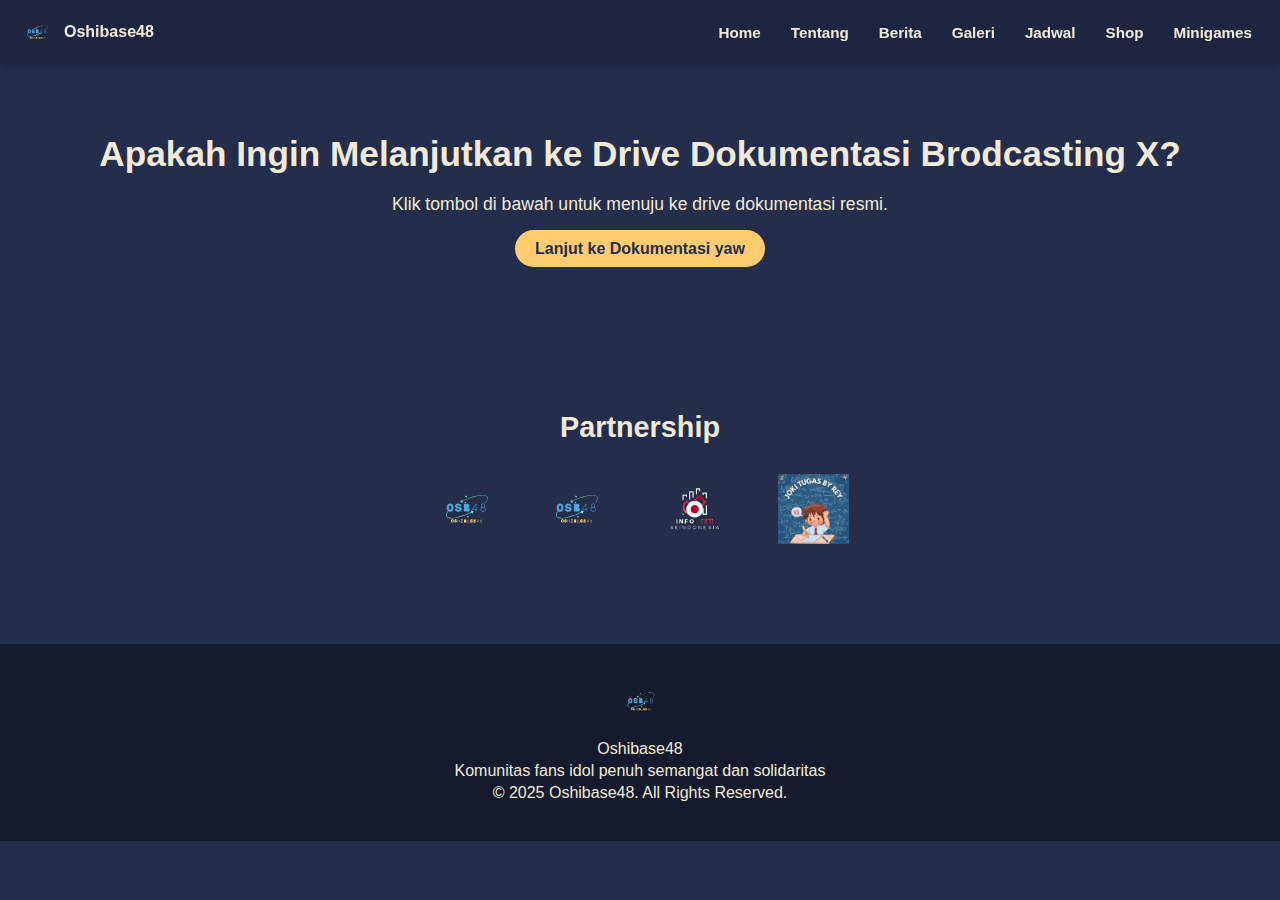
<file: BcX.html>
<!DOCTYPE html>
<html lang="id">
<head>
  <meta charset="UTF-8">
  <meta name="viewport" content="width=device-width, initial-scale=1.0">
  <title>Brodcasting X| Oshibase48</title>
  <link rel="icon" href="img/logo.svg" type="image/png">
  <style>
    :root {
      --midnight-indigo: #242D4C;
      --vanilla-cream: #F1EAD8;
    }

    body {
      margin: 0;
      font-family: 'Poppins', sans-serif;
      background-color: var(--midnight-indigo);
      color: var(--vanilla-cream);
      overflow-x: hidden;
    }

    /* NAVBAR */
    nav {
      position: fixed;
      top: 0; left: 0; right: 0;
      height: 64px;
      display: flex;
      align-items: center;
      gap: 16px;
      padding: 0 20px;
      background: #1e2540;
      z-index: 1200;
      box-shadow: 0 2px 8px rgba(0,0,0,0.2);
      animation: slideDown .6s ease-out;
    }
    .logo {
      display: flex;
      align-items: center;
      gap: 10px;
      font-weight: 600;
    }
    .logo img {height: 34px; width: auto;}

    .menu {
      margin-left: auto;
      display: flex;
      gap: 14px;
      align-items: center;
    }
    .menu a {
      color: var(--vanilla-cream);
      text-decoration: none;
      font-weight: 600;
      padding: 6px 8px;
      font-size: 0.95rem;
      white-space: nowrap;
    }
    .menu a:hover {color: #f5b860;}

    .menu-toggle {
      display: none;
      background: none;
      border: 0;
      color: var(--vanilla-cream);
      font-size: 26px;
      cursor: pointer;
      margin-left: auto;
    }

    @keyframes slideDown {
      from {transform: translateY(-100%); opacity: 0;}
      to {transform: translateY(0); opacity: 1;}
    }

    /* HERO */
    header {
      text-align: center;
      padding: 110px 20px 80px;
    }
    header h1 {font-size: 2.2rem; margin-bottom: 20px;}
    header p {font-size: 1.1rem; margin-bottom: 25px;}
    header a {
      background: #ffcc70;
      padding: 10px 20px;
      border-radius: 25px;
      text-decoration: none;
      color: #242D4C;
      font-weight: bold;
      transition: 0.3s;
    }
    header a:hover {background: #ffd891;}

    /* PARTNERSHIP */
    .partnership {
      padding: 50px 20px;
      text-align: center;
    }
    .partnership h2 {
      font-size: 1.8rem;
      margin-bottom: 30px;
    }
    .logos {
      display: flex;
      gap: 40px;
      justify-content: center;
      align-items: center;
      flex-wrap: wrap;
    }
    .logos img {
      height: 70px;
      width: auto;
    }

    /* FOOTER */
    footer {
      text-align: center;
      padding: 35px 20px;
      background: rgba(0,0,0,0.4);
      margin-top: 50px;
    }
    footer img {height: 45px; margin-bottom: 8px;}
    footer p {margin: 4px 0;}

    /* MOBILE NAV */
    @media (max-width: 768px) {
      .menu { 
        position: fixed;
        top: 64px;
        right: 0;
        flex-direction: column;
        background: #182033;
        width: 220px;
        transform: translateX(110%);
        transition: transform .3s ease;
        padding: 12px;
        border-radius: 8px 0 0 8px;
        box-shadow: -6px 6px 15px rgba(0,0,0,0.4);
      }
      .menu a {
        display: block;
        padding: 10px;
        border-bottom: 1px solid rgba(255,255,255,0.08);
        text-align: left;
      }
      .menu.active {transform: translateX(0);}
      .menu-toggle {display: block;}
      .logo img {height: 30px;}
      .logos img {height: 55px;}
    }

    @media (max-width: 420px) {
      header h1 {font-size: 1.6rem;}
      header p {font-size: 1rem;}
      .logos {gap: 20px;}
      .logos img {height: 45px;}
    }
  </style>
</head>
<body>
  <!-- Navbar -->
  <nav>
    <div class="logo">
      <img src="img/logo.svg" alt="Logo">
      <span>Oshibase48</span>
    </div>
    <button class="menu-toggle">☰</button>
    <div class="menu">
      <a href="index">Home</a>
      <a href="index#tentang">Tentang</a>
      <a href="berita.html">Berita</a>
      <a href="galeri.html">Galeri</a>
      <a href="jadwal.html">Jadwal</a>
      <a href="shop.html">Shop</a>
      <a href="minigames.html">Minigames</a>
    </div>
  </nav>

  <!-- Hero -->
  <header id="home">
    <h1> Apakah Ingin Melanjutkan ke Drive Dokumentasi Brodcasting X?</h1>
    <p>Klik tombol di bawah untuk menuju ke drive dokumentasi resmi.</p>
    <a href="https://drive.google.com/drive/folders/1dSBDlmCbYQ7xl5iXPVdx8uOolXWSBRtD?usp=sharing" target="_blank">Lanjut ke Dokumentasi yaw</a>
  </header>

  <!-- Partnership -->
  <section class="partnership">
    <h2>Partnership</h2>
    <div class="logos">
      <img src="img/logo.svg" alt="Partner 1">
      <img src="img/logo.svg" alt="Partner 2">
      <img src="img/Sp2.png" alt="Partner 3">
      <img src="img/Sp3.jpg" alt="Partner 4">
    </div>
  </section>

  <!-- Footer -->
  <footer>
    <img src="img/logo.svg" alt="Logo">
    <p>Oshibase48</p>
    <p>Komunitas fans idol penuh semangat dan solidaritas</p>
    <p>&copy; 2025 Oshibase48. All Rights Reserved.</p>
  </footer>

  <!-- Script Toggle Navbar -->
  <script>
    const toggle = document.querySelector('.menu-toggle');
    const menu = document.querySelector('.menu');

    toggle.addEventListener('click', () => {
      menu.classList.toggle('active');
      toggle.textContent = menu.classList.contains('active') ? '✕' : '☰';
    });

    document.addEventListener('click', (e) => {
      if (!e.target.closest('.menu') && !e.target.closest('.menu-toggle')) {
        menu.classList.remove('active');
        toggle.textContent = '☰';
      }
    });
  </script>
</body>
</html>
</file>
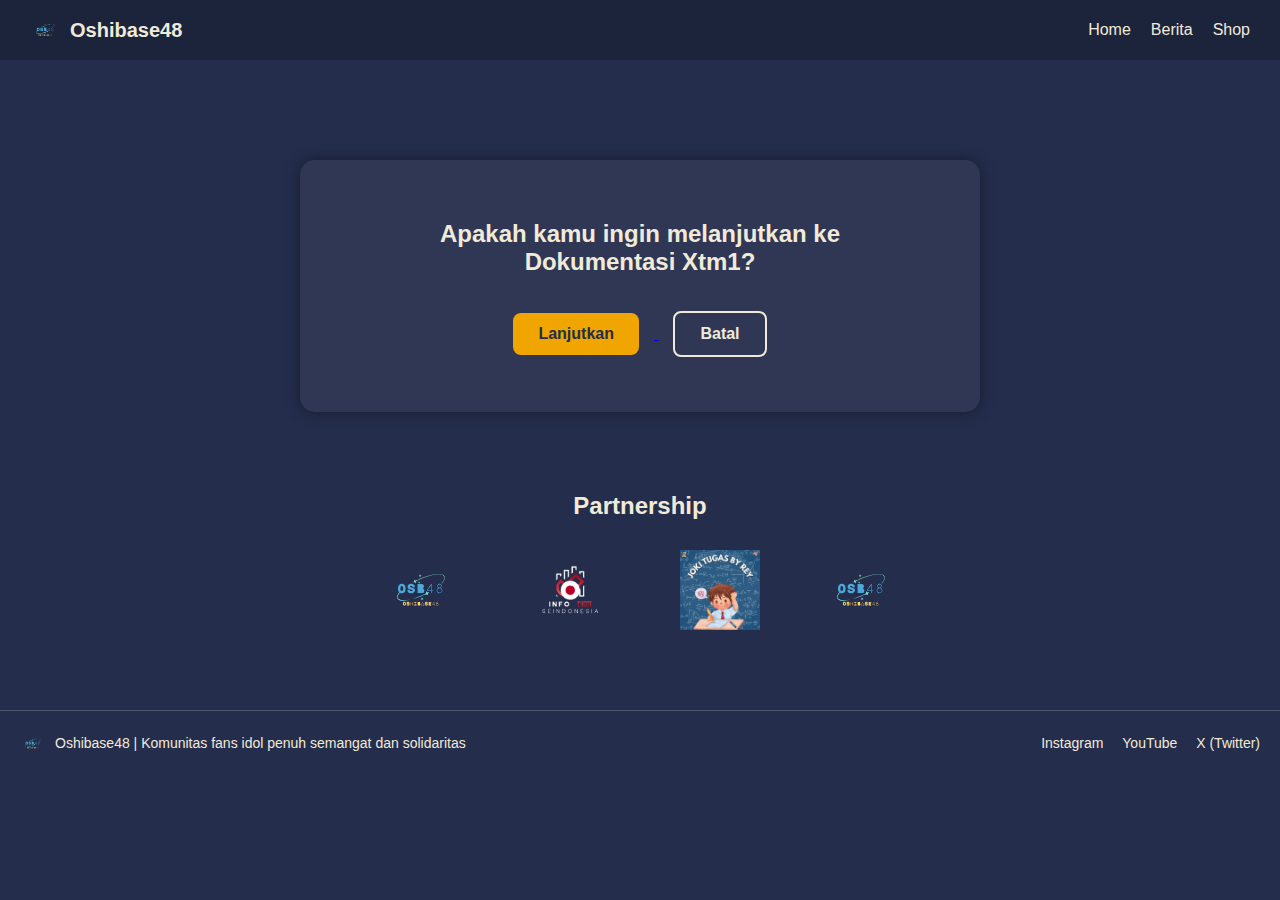
<file: dokxtm1.html>
<!DOCTYPE html>
<html lang="id">
<head>
  <meta charset="UTF-8">
  <meta name="viewport" content="width=device-width, initial-scale=1.0">
  <title>Redirect | Oshibase48</title>
  <!-- Favicon -->
  <link rel="icon" href="img/logo.svg" type="image/png">
  <style>
    :root {
      --midnight-indigo: #242D4C;
      --vanilla-cream: #F1EAD8;
      --accent: #f0a500;
    }

    body {
      margin: 0;
      font-family: 'Poppins', sans-serif;
      background-color: var(--midnight-indigo);
      color: var(--vanilla-cream);
      text-align: center;
      overflow-x: hidden;
      animation: fadeIn 1s ease-in;
    }

    @keyframes fadeIn {
      from {opacity: 0;}
      to {opacity: 1;}
    }

    /* Navbar */
    .navbar {
      display: flex;
      justify-content: space-between;
      align-items: center;
      padding: 15px 30px;
      background: rgba(0,0,0,0.2);
      position: sticky;
      top: 0;
      z-index: 1000;
    }
    .navbar .brand {
      display: flex;
      align-items: center;
      gap: 10px;
    }
    .navbar img {
      height: 30px;
      width: auto;
    }
    .navbar h1 {
      font-size: 20px;
      font-weight: 600;
      margin: 0;
    }
    .navbar-links {
      display: flex;
      gap: 20px;
    }
    .navbar-links a {
      color: var(--vanilla-cream);
      text-decoration: none;
      transition: 0.3s;
    }
    .navbar-links a:hover {
      color: var(--accent);
    }

    /* Burger button */
    .burger {
      display: none;
      flex-direction: column;
      cursor: pointer;
      gap: 5px;
    }
    .burger span {
      width: 25px;
      height: 3px;
      background: var(--vanilla-cream);
      border-radius: 3px;
      transition: all 0.3s ease;
    }
    .burger.active span:nth-child(1) {
      transform: rotate(45deg) translate(5px, 5px);
    }
    .burger.active span:nth-child(2) {
      opacity: 0;
    }
    .burger.active span:nth-child(3) {
      transform: rotate(-45deg) translate(6px, -6px);
    }

    /* Mobile menu */
    .navbar-links-mobile {
      display: none;
      flex-direction: column;
      background: rgba(0,0,0,0.9);
      position: absolute;
      top: 60px;
      right: 0;
      width: 200px;
      border-radius: 0 0 0 10px;
      animation: slideDown 0.3s ease forwards;
    }
    .navbar-links-mobile a {
      padding: 15px;
      border-bottom: 1px solid rgba(255,255,255,0.1);
    }

    @keyframes slideDown {
      from {opacity: 0; transform: translateY(-20px);}
      to {opacity: 1; transform: translateY(0);}
    }

    /* Responsive */
    @media (max-width: 768px) {
      .navbar-links { display: none; }
      .burger { display: flex; }
      .navbar-links-mobile { display: flex; }
    }

    /* Konfirmasi Section */
    .confirm-box {
      margin: 100px auto 50px;
      max-width: 600px;
      background: rgba(255,255,255,0.05);
      padding: 40px;
      border-radius: 15px;
      box-shadow: 0 0 15px rgba(0,0,0,0.4);
      animation: slideUp 0.8s ease-out;
    }

    @keyframes slideUp {
      from { transform: translateY(50px); opacity: 0; }
      to { transform: translateY(0); opacity: 1; }
    }

    .confirm-box h2 {
      margin-bottom: 20px;
    }

    .btn {
      display: inline-block;
      margin: 15px;
      padding: 12px 25px;
      font-size: 16px;
      font-weight: 600;
      border: none;
      border-radius: 8px;
      cursor: pointer;
      transition: transform 0.3s, background 0.3s;
    }
    .btn-primary {
      background: var(--accent);
      color: #242D4C;
    }
    .btn-primary:hover {
      background: #ffbe40;
      transform: scale(1.05);
    }
    .btn-secondary {
      background: transparent;
      border: 2px solid var(--vanilla-cream);
      color: var(--vanilla-cream);
    }
    .btn-secondary:hover {
      background: rgba(255,255,255,0.1);
      transform: scale(1.05);
    }

    /* Partnership Section */
    .partnership {
      margin: 80px 0;
    }
    .partnership h2 {
      margin-bottom: 30px;
    }
    .logos {
      display: flex;
      gap: 60px;
      justify-content: center;
      align-items: center;
      overflow: hidden;
      animation: slideLogos 20s linear infinite;
    }
    .logos img {
      height: 80px;
      width: auto;
    }

    @keyframes slideLogos {
      from { transform: translateX(100%); }
      to { transform: translateX(-100%); }
    }

    /* Footer */
    footer {
      margin-top: 80px;
      padding: 20px;
      border-top: 1px solid rgba(255,255,255,0.2);
      display: flex;
      justify-content: space-between;
      align-items: center;
      font-size: 14px;
      flex-wrap: wrap;
    }
    footer .left {
      display: flex;
      align-items: center;
      gap: 10px;
    }
    footer img {
      height: 25px;
    }
    footer .right a {
      color: var(--vanilla-cream);
      margin-left: 15px;
      text-decoration: none;
      transition: 0.3s;
    }
    footer .right a:hover {
      color: var(--accent);
    }
  </style>
</head>
<body>

  <!-- Navbar -->
  <div class="navbar">
    <div class="brand">
      <img src="img/logo.svg" alt="Oshibase48 Logo">
      <h1>Oshibase48</h1>
    </div>
    <div class="navbar-links">
      <a href="index.html">Home</a>
      <a href="berita.html">Berita</a>
      <a href="shop.html">Shop</a>
    </div>
    <div class="burger" onclick="toggleMenu(this)">
      <span></span>
      <span></span>
      <span></span>
    </div>
  </div>
  <div id="mobileMenu" class="navbar-links-mobile" style="display:none;">
    <a href="index.html">Home</a>
    <a href="berita.html">Berita</a>
    <a href="shop.html">Shop</a>
  </div>

  <!-- Konfirmasi -->
  <div class="confirm-box">
    <h2>Apakah kamu ingin melanjutkan ke <br> <b>Dokumentasi Xtm1</b>?</h2>
    <a href="https://drive.google.com/drive/folders/1H9WEJEbN4BnxZk5dZsv4M55DpKDg-rKj?usp=sharing" target="_blank">
      <button class="btn btn-primary">Lanjutkan</button>
    </a>
    <a href="index.html">
      <button class="btn btn-secondary">Batal</button>
    </a>
  </div>

  <!-- Partnership -->
  <div class="partnership">
    <h2>Partnership</h2>
    <div class="logos">
      <img src="img/logo.svg" alt="Partner 1">
      <img src="img/Sp2.png" alt="Partner 2">
      <img src="img/Sp3.jpg" alt="Partner 3">
      <img src="img/logo.svg" alt="Partner 4">
    </div>
  </div>

  <!-- Footer -->
  <footer>
    <div class="left">
      <img src="img/logo.svg" alt="Oshibase48">
      <span>Oshibase48 | Komunitas fans idol penuh semangat dan solidaritas</span>
    </div>
    <div class="right">
      <a href="#">Instagram</a>
      <a href="#">YouTube</a>
      <a href="#">X (Twitter)</a>
    </div>
  </footer>

  <script>
    function toggleMenu(burger) {
      burger.classList.toggle("active");
      const menu = document.getElementById("mobileMenu");
      if (menu.style.display === "flex") {
        menu.style.display = "none";
      } else {
        menu.style.display = "flex";
      }
    }
  </script>

</body>
</html>
</file>
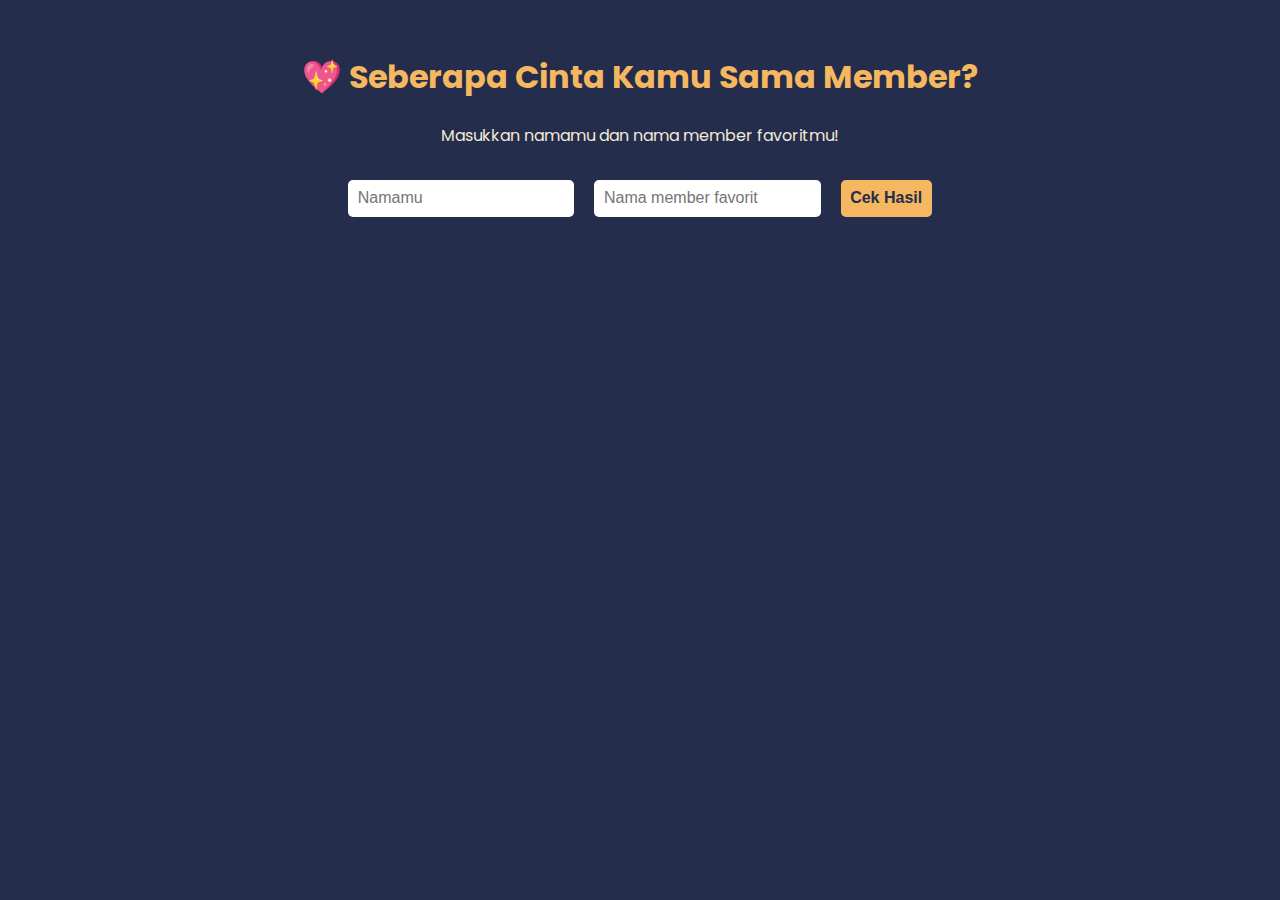
<file: minigames-seberapa-cinta.html>
<!DOCTYPE html>
<html lang="id">
<head>
  <meta charset="UTF-8">
  <meta name="viewport" content="width=device-width, initial-scale=1.0">
  <title>Seberapa Cinta Kamu Sama Member | Oshibase48</title>
  <link href="https://fonts.googleapis.com/css2?family=Poppins:wght@400;600&display=swap" rel="stylesheet">
  <style>
    body {
      background-color: #242D4C;
      color: #F1EAD8;
      font-family: 'Poppins', sans-serif;
      margin: 0;
      padding: 2rem;
      text-align: center;
    }

    h1 {
      color: #f5b860;
    }

    input, button {
      padding: 0.6rem;
      margin: 1rem 0.5rem;
      border-radius: 5px;
      border: none;
      font-size: 1rem;
    }

    button {
      background-color: #f5b860;
      color: #242D4C;
      font-weight: bold;
      cursor: pointer;
    }

    #hasil {
      margin-top: 2rem;
      font-size: 1.2rem;
      font-weight: bold;
    }
  </style>
</head>
<body>

  <h1>💖 Seberapa Cinta Kamu Sama Member?</h1>
  <p>Masukkan namamu dan nama member favoritmu!</p>

  <input type="text" id="namaKamu" placeholder="Namamu">
  <input type="text" id="namaMember" placeholder="Nama member favorit">
  <button onclick="cekCinta()">Cek Hasil</button>

  <div id="hasil"></div>

  <script>
    const hasilLucu = [
      "Wah kalian 99% cocok! Udah kayak oshi dan wota sejati 😍",
      "Kamu terlalu cinta... sampai dia nyanyi pun kamu ikut gerak! 💃",
      "Kamu dan dia adalah duet impian panggung theater 💫",
      "Sayang kamu 3000% ❤️ Tapi inget, jangan halu ya 🤭",
      "Jodoh kalian kayak MC dan encore – gak bisa dipisahin 🎤",
      "Sepertinya kamu fans garis keras... tapi dia belum tau 🥲"
    ];

    function cekCinta() {
      const nama = document.getElementById('namaKamu').value.trim();
      const member = document.getElementById('namaMember').value.trim();

      if (nama === '' || member === '') {
        document.getElementById('hasil').innerText = 'Isi dulu dong dua-duanya 🥺';
        return;
      }

      const random = hasilLucu[Math.floor(Math.random() * hasilLucu.length)];
      document.getElementById('hasil').innerHTML = `<p>${nama} ❤️ ${member}<br>${random}</p>`;
    }
  </script>
</body>
</html>
</file>
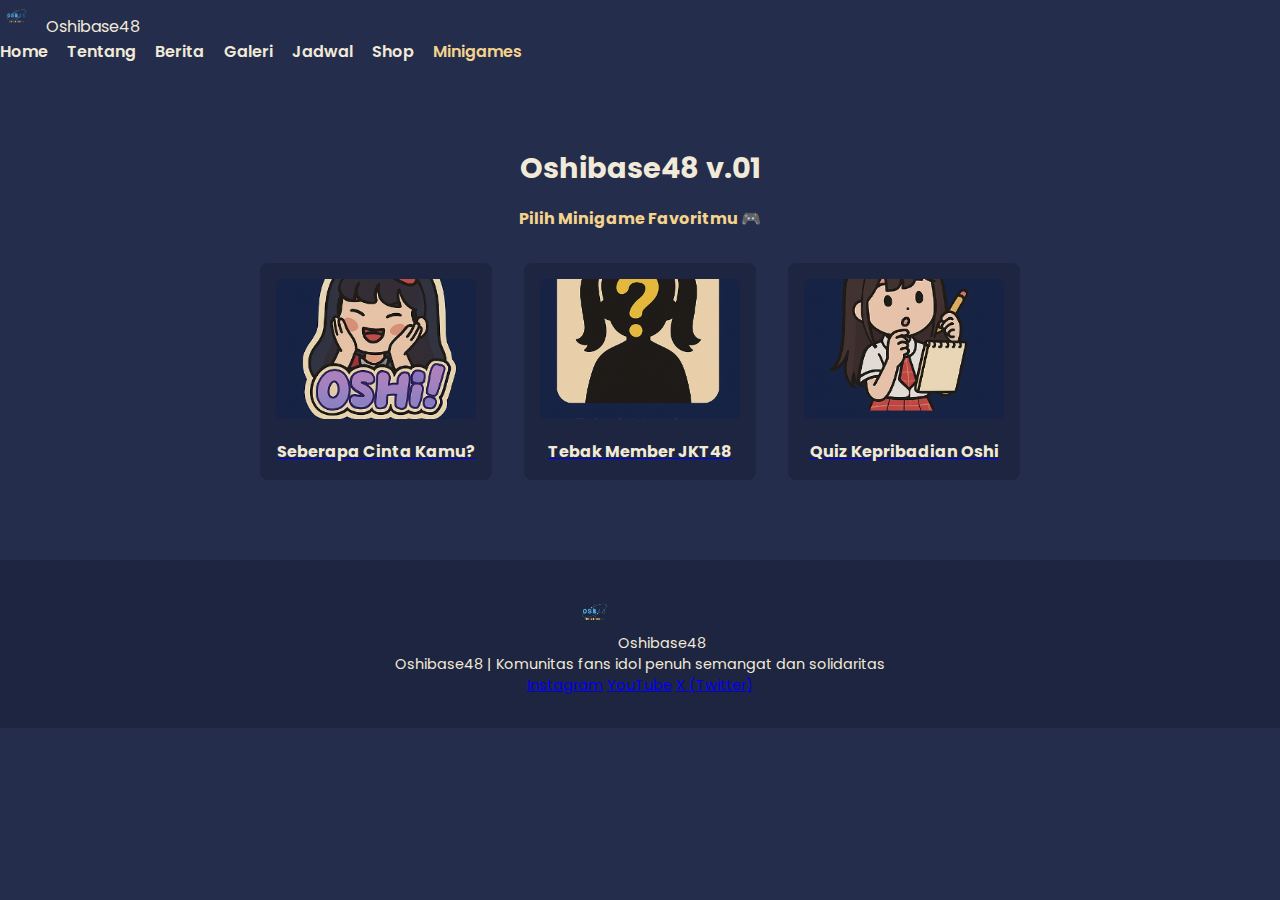
<file: minigames.html>
<!DOCTYPE html>
<html lang="id">
<head>
  <meta charset="UTF-8" />
  <meta name="viewport" content="width=device-width, initial-scale=1.0"/>
  <title>Minigames | Oshibase48</title>
  <link rel="icon" href="img/logo.png" />
  <link href="https://fonts.googleapis.com/css2?family=Poppins:wght@400;600&display=swap" rel="stylesheet"/>
  <style>
    body {
      margin: 0;
      font-family: 'Poppins', sans-serif;
      background-color: #242D4C;
      color: #F1EAD8;
    }

     <!-- Navbar -->
  <header class="navbar">
    <div class="logo">
      <img src="img/logo.png" alt="Logo" class="logo-img">
      Oshibase48
    </div>
    <div class="menu-toggle" onclick="document.querySelector('.nav-right').classList.toggle('active')">
      &#9776;
    </div>
    <nav class="nav-right">
      <a href="#home">Home</a>
      <a href="#tentang">Tentang</a>
      <a href="berita.html">Berita</a>
      <a href="#galeri">Galeri</a>
      <a href="jadwal.html">Jadwal</a>
      <a href="shop.html">shop</a>
      <a href="minigames.html">Minigames</a>
    </nav>
  </header>
    
    .logo {
      display: flex;
      align-items: center;
      font-weight: 600;
    }

    .logo img {
      height: 32px;
      margin-right: 10px;
    }

    .nav-links {
      display: flex;
      gap: 1.2rem;
    }

    .nav-links a {
      color: #F1EAD8;
      text-decoration: none;
      font-weight: 600;
    }

    .nav-links a.active {
      color: #f5d38c;
    }

    .container {
      text-align: center;
      padding: 4rem 2rem 2rem;
    }

    .container h1 {
      font-size: 1.8rem;
      margin-bottom: 0.5rem;
    }

    .version {
      color: #f5d38c;
      font-weight: bold;
      margin-bottom: 2rem;
    }

    .minigames-list {
      display: flex;
      flex-wrap: wrap;
      justify-content: center;
      gap: 2rem;
      padding-bottom: 3rem;
    }

    .game-card {
      background-color: #1e2540;
      border-radius: 8px;
      width: 200px;
      padding: 1rem;
      transition: transform 0.3s ease;
    }

    .game-card:hover {
      transform: translateY(-5px);
    }

    .game-card img {
      width: 100%;
      height: 140px;
      object-fit: cover;
      border-radius: 6px;
      margin-bottom: 0.8rem;
    }

    .game-card h3 {
      font-size: 1rem;
      margin: 0;
      color: #F1EAD8;
    }

    footer {
      background-color: #1e2540;
      color: #F1EAD8;
      text-align: center;
      padding: 2rem 1rem;
      font-size: 0.9rem;
    }

    footer img {
      height: 40px;
      margin-bottom: 1rem;
    }

    @media (max-width: 600px) {
      .minigames-list {
        flex-direction: column;
        align-items: center;
      }
    }
  </style>
</head>
<body>

  <!-- Navbar -->
  <nav class="navbar">
    <div class="logo">
      <img src="img/logo.png" alt="Logo">
      Oshibase48
    </div>
    <div class="nav-links">
      <a href="index.html">Home</a>
      <a href="index.html#tentang">Tentang</a>
      <a href="berita.html">Berita</a>
      <a href="galeri.html">Galeri</a>
      <a href="jadwal.html">Jadwal</a>
      <a href="shop.html">Shop</a>
      <a href="minigames.html" class="active">Minigames</a>
    </div>
  </nav>

 <!-- Header -->
<section class="container">
  <h1>Oshibase48 v.01</h1>
  <p class="version">Pilih Minigame Favoritmu 🎮</p>

  <div class="minigames-list">
    <a href="minigames-seberapa-cinta.html" class="game-card">
      <img src="img/love.png" alt="Game 1">
      <h3>Seberapa Cinta Kamu?</h3>
    </a>
    
    <a href="minigames-tebak-member.html" class="game-card">
      <img src="img/tebak member.png" alt="Game 2">
      <h3>Tebak Member JKT48</h3>
    </a>
    
    <a href="minigames-kepribadian-oshi.html" class="game-card">
      <img src="img/quiz.png" alt="Game 3">
      <h3>Quiz Kepribadian Oshi</h3>
    </a>
  </div>
</section>

   <!-- Footer -->
  <footer>
    <div class="footer-left">
      <img src="img/logo.png" alt="Logo">
      <span>Oshibase48</span>
      <div>Oshibase48 | Komunitas fans idol penuh semangat dan solidaritas</div>
    </div>
    <div class="footer-right">
      <a href="https://www.instagram.com/oshibase48._/" target="_blank">Instagram</a>
      <a href="#">YouTube</a>
      <a href="#">X (Twitter)</a>
    </div>
  </footer>

</body>
</html>
</file>
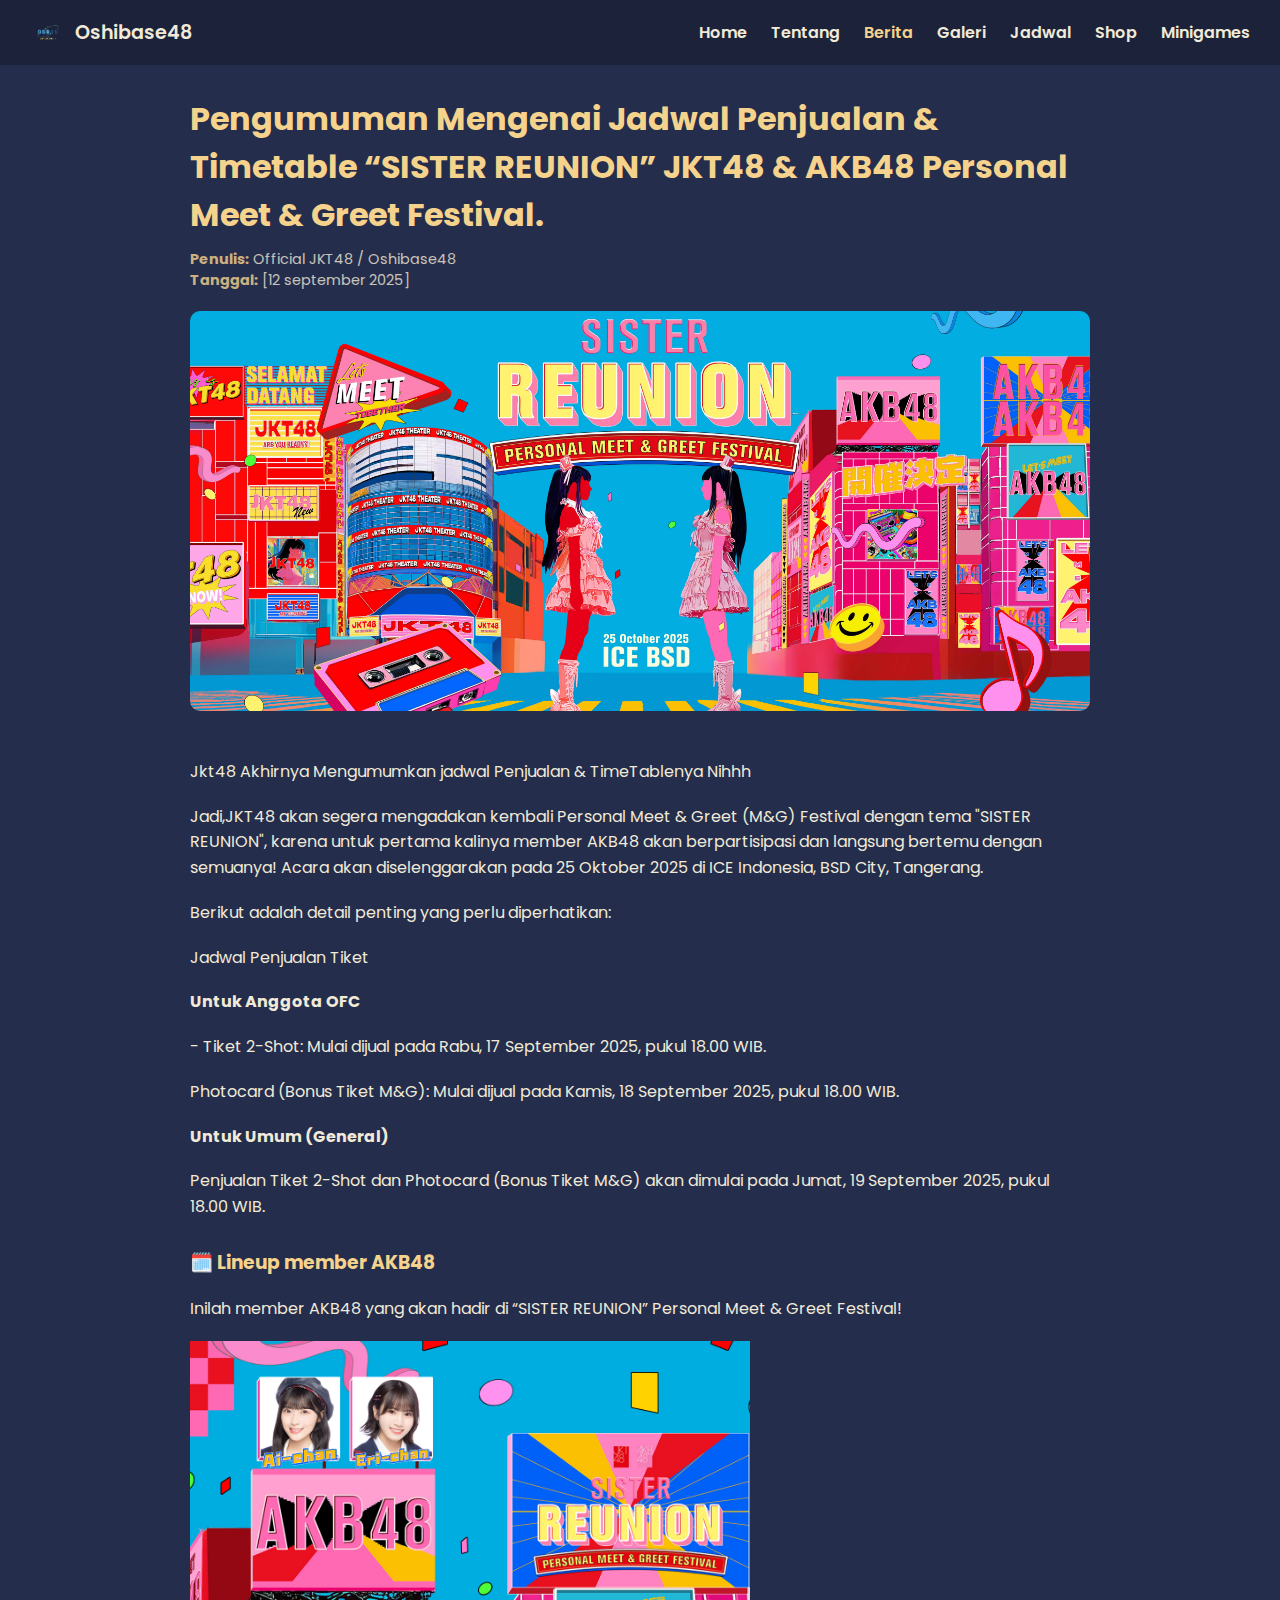
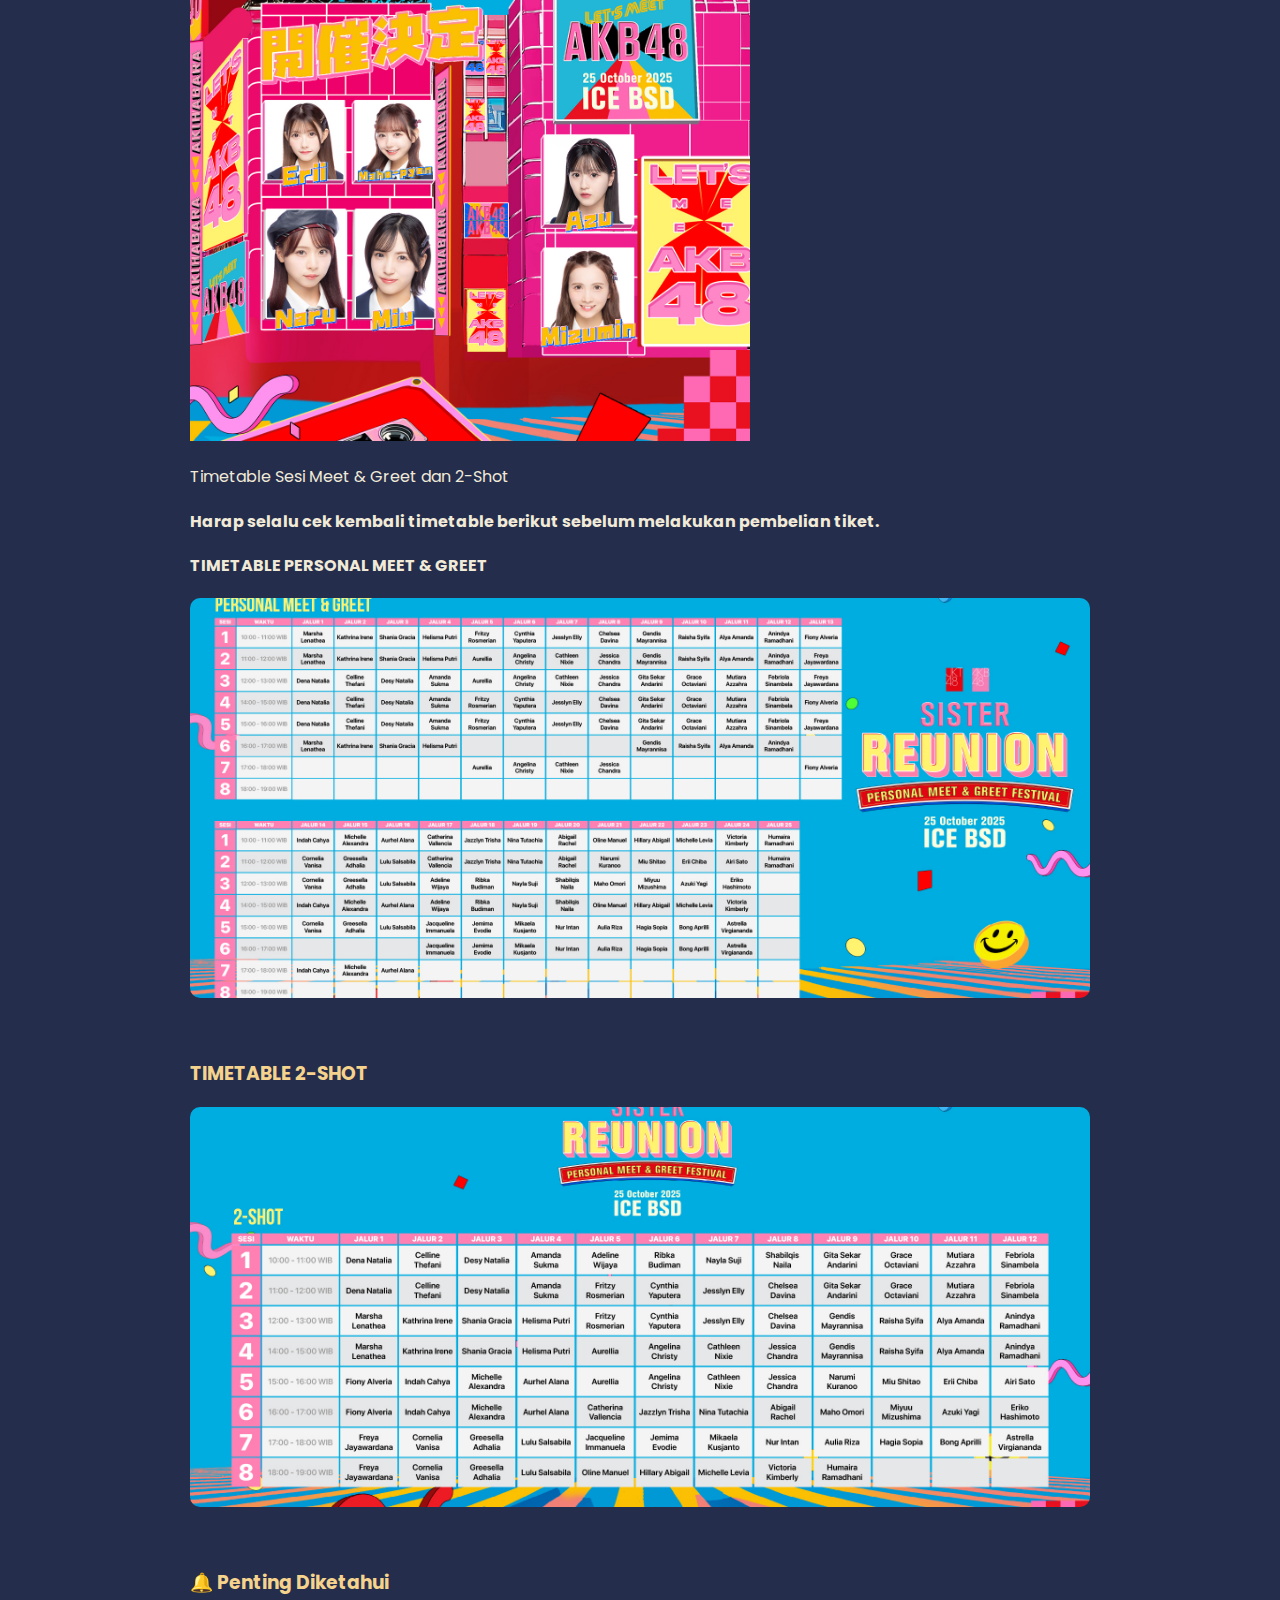
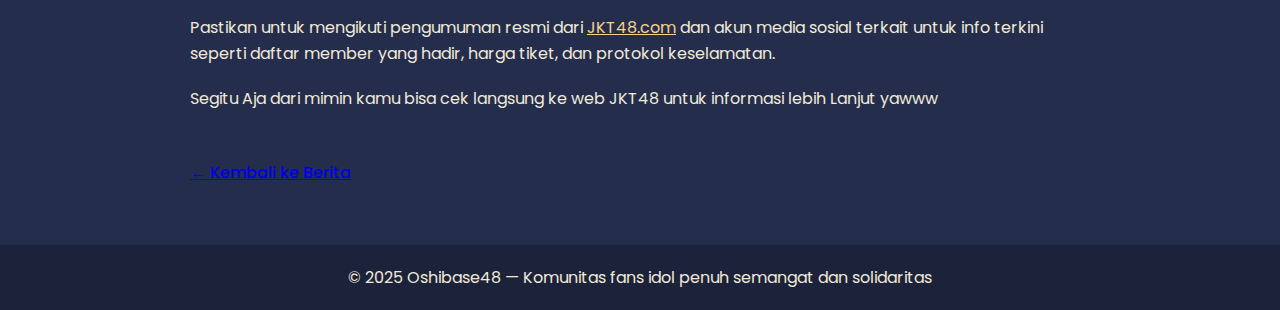
<file: pengumuman-1954.html>
<!DOCTYPE html>
<html lang="id">
<head>
  <meta charset="UTF-8">
  <meta name="viewport" content="width=device-width, initial-scale=1.0">
  <title>Pengumuman Mengenai Jadwal Penjualan & Timetable “SISTER REUNION” JKT48 & AKB48 Personal Meet & Greet Festival | Oshibase48</title>
  <link rel="icon" href="img/logo.png" />
  <link href="https://fonts.googleapis.com/css2?family=Poppins:wght@400;600&display=swap" rel="stylesheet" />
  <style>
    :root {
      --midnight-indigo: #242D4C;
      --vanilla-cream: #F1EAD8;
      --accent: #f5d38c;
      --card-bg: #2f3860;
    }
    body {
      margin: 0;
      font-family: 'Poppins', sans-serif;
      background-color: var(--midnight-indigo);
      color: var(--vanilla-cream);
    }
    header {
      display: flex;
      justify-content: space-between;
      align-items: center;
      padding: 15px 30px;
      background: #1b223a;
      position: sticky;
      top: 0;
      z-index: 1000;
    }
    header .logo {
      display: flex;
      align-items: center;
      gap: 10px;
      font-weight: 600;
      font-size: 1.2rem;
    }
    header .logo img {
      height: 35px;
      width: auto;
    }
    header .nav-right {
      display: flex;
      gap: 1.5rem;
    }
    header .nav-right a {
      color: var(--vanilla-cream);
      text-decoration: none;
      font-weight: 600;
      transition: color 0.3s ease;
    }
    header .nav-right a:hover,
    header .nav-right a.active {
      color: var(--accent);
    }
    .menu-toggle {
      display: none;
      font-size: 1.8rem;
      cursor: pointer;
      color: var(--vanilla-cream);
    }
    @media (max-width: 768px) {
      header .nav-right {
        display: none;
        flex-direction: column;
        gap: 1rem;
        position: absolute;
        top: 70px;
        right: 20px;
        background: #1e2540;
        padding: 1rem 2rem;
        border-radius: 8px;
      }
      header .nav-right.active {
        display: flex;
      }
      .menu-toggle {
        display: block;
      }
    }

    .container {
      max-width: 900px;
      margin: 30px auto;
      padding: 0 20px;
    }
    .title {
      font-size: 2rem;
      color: var(--accent);
      margin-bottom: 10px;
    }
    .meta {
      font-size: 0.9rem;
      opacity: 0.8;
      margin-bottom: 20px;
    }
    .meta strong {
      color: var(--accent);
    }
    .hero-img {
      width: 100%;
      height: auto;
      max-height: 400px;
      object-fit: cover;
      border-radius: 10px;
      margin-bottom: 25px;
    }
    .content p {
      line-height: 1.6;
      margin-bottom: 1.2rem;
    }
    .content h3 {
      margin-top: 1.8rem;
      color: var(--accent);
    }
    .back-link {
      display: inline-block;
      margin-top: 30px;
      color: var(--accent);
      text-decoration: none;
      font-weight: 500;
    }
    footer {
      background: #1b223a;
      padding: 20px;
      text-align: center;
      margin-top: 40px;
    }
  </style>
</head>
<body>

  <header>
    <div class="logo">
      <img src="img/logo.png" alt="Logo Oshibase48">
      Oshibase48
    </div>
    <div class="menu-toggle" onclick="document.querySelector('.nav-right').classList.toggle('active')">
      &#9776;
    </div>
    <nav class="nav-right">
      <a href="index.html">Home</a>
      <a href="tentang.html">Tentang</a>
      <a href="berita.html" class="active">Berita</a>
      <a href="galeri.html">Galeri</a>
      <a href="jadwal.html">Jadwal</a>
      <a href="shop.html">Shop</a>
      <a href="minigames.html">Minigames</a>
    </nav>
  </header>

  <div class="container">
    <h1 class="title">Pengumuman Mengenai Jadwal Penjualan & Timetable “SISTER REUNION” JKT48 & AKB48 Personal Meet & Greet Festival.</h1>
    <div class="meta">
      <strong>Penulis:</strong> Official JKT48 / Oshibase48 <br />
      <strong>Tanggal:</strong> [12 september 2025] 
    </div>
    <img src="img/eventnew.jpg" alt="SISTER REUNION Festival" class="hero-img">

    <div class="content">
      <p>Jkt48 Akhirnya Mengumumkan jadwal Penjualan & TimeTablenya Nihhh</p>
      
      <p>Jadi,JKT48 akan segera mengadakan kembali Personal Meet & Greet (M&G) Festival dengan tema "SISTER REUNION", karena untuk pertama kalinya member AKB48 akan berpartisipasi dan langsung bertemu dengan semuanya!
Acara akan diselenggarakan pada 25 Oktober 2025 di ICE Indonesia, BSD City, Tangerang.</p>
      <p> Berikut adalah detail penting yang perlu diperhatikan:</p>
      <p> Jadwal Penjualan Tiket</p>

      <p><strong>Untuk Anggota OFC</strong><p>
        <p> - Tiket 2-Shot: Mulai dijual pada Rabu, 17 September 2025, pukul 18.00 WIB.</p>
        <p>Photocard (Bonus Tiket M&G): Mulai dijual pada Kamis, 18 September 2025, pukul 18.00 WIB.</p>

      <P><strong>Untuk Umum (General)</strong></P>
         <p>Penjualan Tiket 2-Shot dan Photocard (Bonus Tiket M&G) akan dimulai pada Jumat, 19 September 2025, pukul 18.00 WIB.</p>

      <h3>🗓️ Lineup member AKB48</h3>
       <p> Inilah member AKB48 yang akan hadir di “SISTER REUNION” Personal Meet & Greet Festival!</p>
         <img src="img/68c3f29346779.jpg" alt="Line UPSISTER REUNION Festival" alt width="560" height="700">
      <p>Timetable Sesi Meet & Greet dan 2-Shot</p>
        <p><strong>Harap selalu cek kembali timetable berikut sebelum melakukan pembelian tiket.</strong></p>
      <p><strong>TIMETABLE PERSONAL MEET & GREET </strong></p>
      <img src="img/68c3f2c018ec2.jpg" alt="Jadwal SISTER REUNION Festival" class="hero-img">

      <h3>TIMETABLE 2-SHOT </h3>
      <img src="img/68c3f2ce03f4a.jpg" alt="TimeTable SISTER REUNION Festival" class="hero-img">
            
      <h3>🔔 Penting Diketahui</h3>
      <p>Pastikan untuk mengikuti pengumuman resmi dari <a href="https://jkt48.com" target="_blank" style="color: var(--accent)">JKT48.com</a> dan akun media sosial terkait untuk info terkini seperti daftar member yang hadir, harga tiket, dan protokol keselamatan.</p>

      <p> Segitu Aja dari mimin kamu bisa cek langsung ke web JKT48 untuk informasi lebih Lanjut yawww</p>
      
      <p class="back-link"><a href="berita.html">← Kembali ke Berita</a></p>
    </div>
  </div>

  <footer>
    &copy; 2025 Oshibase48 — Komunitas fans idol penuh semangat dan solidaritas
  </footer>

</body>
</html>
</file>
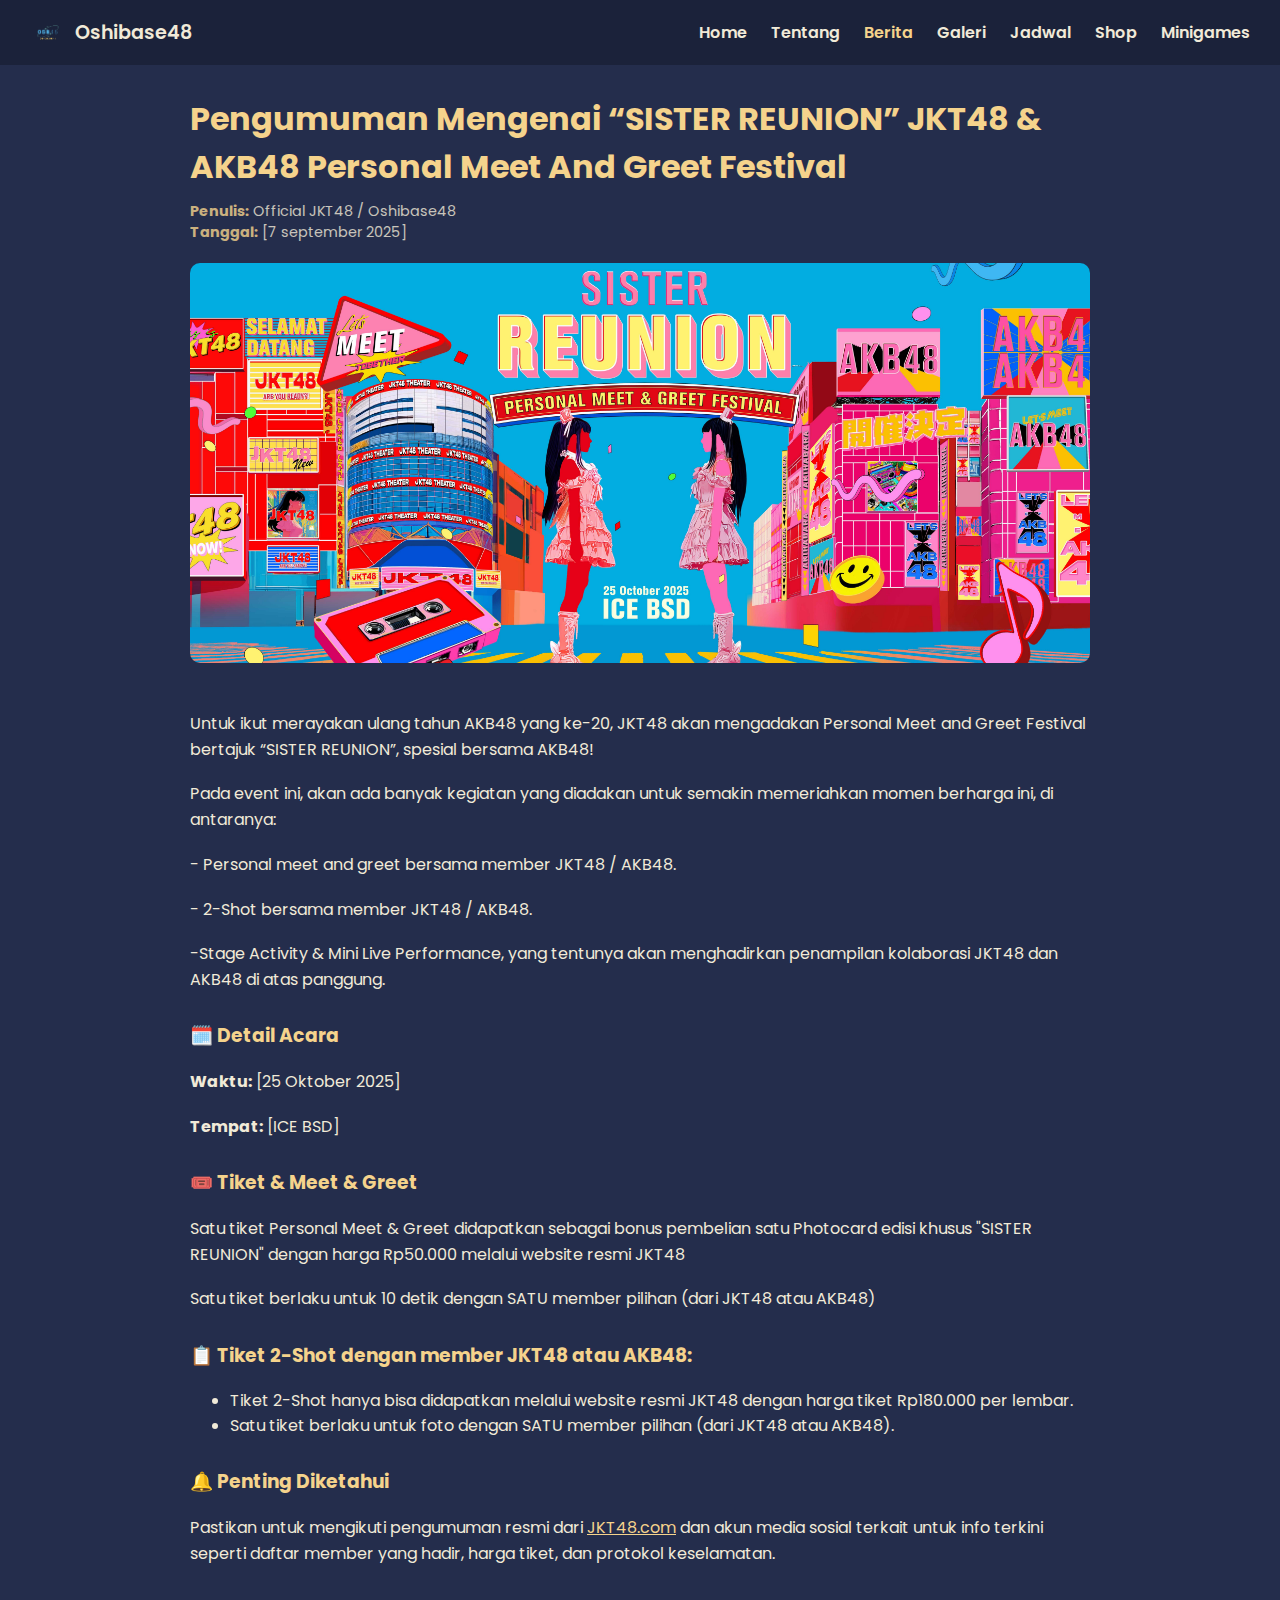
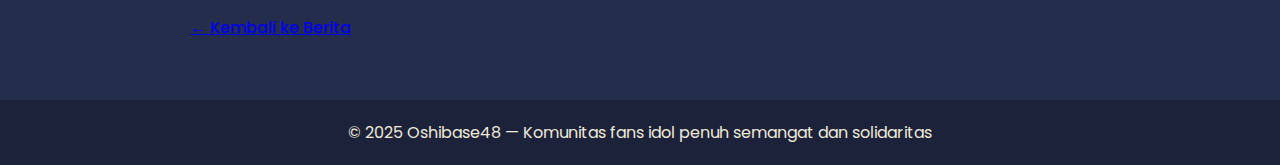
<file: pengumuman-sister-reunion-2025.html>
<!DOCTYPE html>
<html lang="id">
<head>
  <meta charset="UTF-8">
  <meta name="viewport" content="width=device-width, initial-scale=1.0">
  <title>Pengumuman “SISTER REUNION” JKT48 & AKB48 Personal Meet & Greet Festival | Oshibase48</title>
  <link rel="icon" href="img/logo.png" />
  <link href="https://fonts.googleapis.com/css2?family=Poppins:wght@400;600&display=swap" rel="stylesheet" />
  <style>
    :root {
      --midnight-indigo: #242D4C;
      --vanilla-cream: #F1EAD8;
      --accent: #f5d38c;
      --card-bg: #2f3860;
    }
    body {
      margin: 0;
      font-family: 'Poppins', sans-serif;
      background-color: var(--midnight-indigo);
      color: var(--vanilla-cream);
    }
    header {
      display: flex;
      justify-content: space-between;
      align-items: center;
      padding: 15px 30px;
      background: #1b223a;
      position: sticky;
      top: 0;
      z-index: 1000;
    }
    header .logo {
      display: flex;
      align-items: center;
      gap: 10px;
      font-weight: 600;
      font-size: 1.2rem;
    }
    header .logo img {
      height: 35px;
      width: auto;
    }
    header .nav-right {
      display: flex;
      gap: 1.5rem;
    }
    header .nav-right a {
      color: var(--vanilla-cream);
      text-decoration: none;
      font-weight: 600;
      transition: color 0.3s ease;
    }
    header .nav-right a:hover,
    header .nav-right a.active {
      color: var(--accent);
    }
    .menu-toggle {
      display: none;
      font-size: 1.8rem;
      cursor: pointer;
      color: var(--vanilla-cream);
    }
    @media (max-width: 768px) {
      header .nav-right {
        display: none;
        flex-direction: column;
        gap: 1rem;
        position: absolute;
        top: 70px;
        right: 20px;
        background: #1e2540;
        padding: 1rem 2rem;
        border-radius: 8px;
      }
      header .nav-right.active {
        display: flex;
      }
      .menu-toggle {
        display: block;
      }
    }

    .container {
      max-width: 900px;
      margin: 30px auto;
      padding: 0 20px;
    }
    .title {
      font-size: 2rem;
      color: var(--accent);
      margin-bottom: 10px;
    }
    .meta {
      font-size: 0.9rem;
      opacity: 0.8;
      margin-bottom: 20px;
    }
    .meta strong {
      color: var(--accent);
    }
    .hero-img {
      width: 100%;
      height: auto;
      max-height: 400px;
      object-fit: cover;
      border-radius: 10px;
      margin-bottom: 25px;
    }
    .content p {
      line-height: 1.6;
      margin-bottom: 1.2rem;
    }
    .content h3 {
      margin-top: 1.8rem;
      color: var(--accent);
    }
    .back-link {
      display: inline-block;
      margin-top: 30px;
      color: var(--accent);
      text-decoration: none;
      font-weight: 500;
    }
    footer {
      background: #1b223a;
      padding: 20px;
      text-align: center;
      margin-top: 40px;
    }
  </style>
</head>
<body>

  <header>
    <div class="logo">
      <img src="img/logo.png" alt="Logo Oshibase48">
      Oshibase48
    </div>
    <div class="menu-toggle" onclick="document.querySelector('.nav-right').classList.toggle('active')">
      &#9776;
    </div>
    <nav class="nav-right">
      <a href="index.html">Home</a>
      <a href="tentang.html">Tentang</a>
      <a href="berita.html" class="active">Berita</a>
      <a href="galeri.html">Galeri</a>
      <a href="jadwal.html">Jadwal</a>
      <a href="shop.html">Shop</a>
      <a href="minigames.html">Minigames</a>
    </nav>
  </header>

  <div class="container">
    <h1 class="title">Pengumuman Mengenai “SISTER REUNION” JKT48 & AKB48 Personal Meet And Greet Festival</h1>
    <div class="meta">
      <strong>Penulis:</strong> Official JKT48 / Oshibase48 <br />
      <strong>Tanggal:</strong> [7 september 2025] 
    </div>
    <img src="img/eventnew.jpg" alt="SISTER REUNION Festival" class="hero-img">

    <div class="content">
      <p>Untuk ikut merayakan ulang tahun AKB48 yang ke-20, JKT48 akan mengadakan Personal Meet and Greet Festival bertajuk “SISTER REUNION”, spesial bersama AKB48!</p>
      
      <p>Pada event ini, akan ada banyak kegiatan yang diadakan untuk semakin memeriahkan momen berharga ini, di antaranya:</p>
      <p> - Personal meet and greet bersama member JKT48 / AKB48.</p>
      <p> - 2-Shot bersama member JKT48 / AKB48.</p>
      <p> -Stage Activity & Mini Live Performance, yang tentunya akan menghadirkan penampilan kolaborasi JKT48 dan AKB48 di atas panggung.</p>
      
      <h3>🗓️ Detail Acara</h3>
      <p><strong>Waktu:</strong> [25 Oktober 2025]</p>
      <p><strong>Tempat:</strong> [ICE BSD]</p>

      <h3>🎟️ Tiket & Meet & Greet</h3>
      <p>Satu tiket Personal Meet & Greet didapatkan sebagai bonus pembelian satu Photocard edisi khusus "SISTER REUNION" dengan harga Rp50.000 melalui website resmi JKT48</p>
      <P>Satu tiket berlaku untuk 10 detik dengan SATU member pilihan (dari JKT48 atau AKB48)</P>

      <h3>📋 Tiket 2-Shot dengan member JKT48 atau AKB48:</h3>
      <ul>
        <li>Tiket 2-Shot hanya bisa didapatkan melalui website resmi JKT48 dengan harga tiket Rp180.000 per lembar.</li>
        <li>Satu tiket berlaku untuk foto dengan SATU member pilihan (dari JKT48 atau AKB48).</li>
      </ul>

      <h3>🔔 Penting Diketahui</h3>
      <p>Pastikan untuk mengikuti pengumuman resmi dari <a href="https://jkt48.com" target="_blank" style="color: var(--accent)">JKT48.com</a> dan akun media sosial terkait untuk info terkini seperti daftar member yang hadir, harga tiket, dan protokol keselamatan.</p>

      <p class="back-link"><a href="berita.html">← Kembali ke Berita</a></p>
    </div>
  </div>

  <footer>
    &copy; 2025 Oshibase48 — Komunitas fans idol penuh semangat dan solidaritas
  </footer>

</body>
</html>
</file>
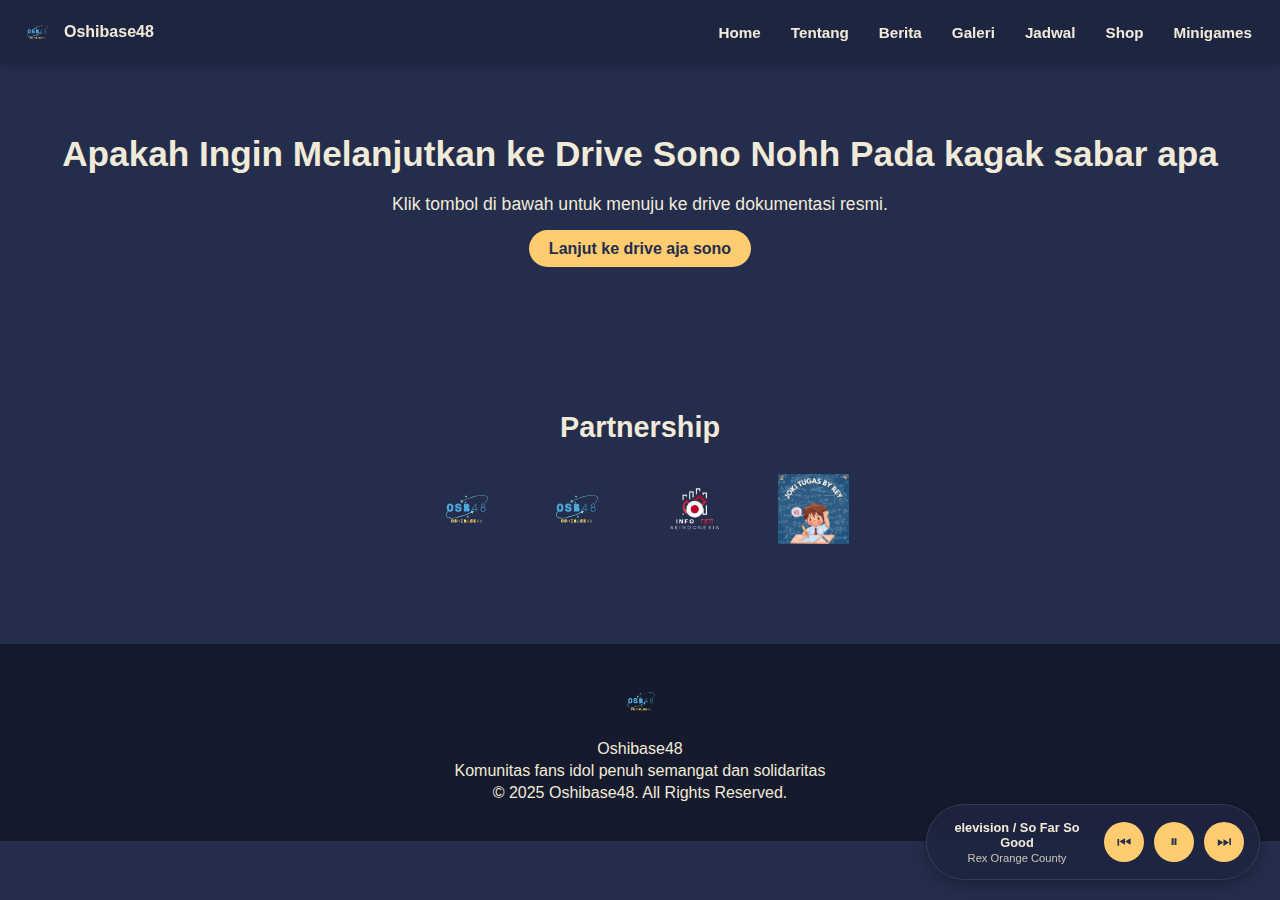
<file: secondchoice.html>
<!DOCTYPE html>
<html lang="id">
<head>
  <meta charset="UTF-8">
  <meta name="viewport" content="width=device-width, initial-scale=1.0">
  <title>Sementara aja | Oshibase48</title>
  <link rel="icon" href="img/logo.svg" type="image/png">
  <style>
    :root {
      --midnight-indigo: #242D4C;
      --vanilla-cream: #F1EAD8;
    }

    body {
      margin: 0;
      font-family: 'Poppins', sans-serif;
      background-color: var(--midnight-indigo);
      color: var(--vanilla-cream);
      overflow-x: hidden;
    }

    /* NAVBAR */
    nav {
      position: fixed;
      top: 0; left: 0; right: 0;
      height: 64px;
      display: flex;
      align-items: center;
      gap: 16px;
      padding: 0 20px;
      background: #1e2540;
      z-index: 1200;
      box-shadow: 0 2px 8px rgba(0,0,0,0.2);
      animation: slideDown .6s ease-out;
    }
    .logo {
      display: flex;
      align-items: center;
      gap: 10px;
      font-weight: 600;
    }
    .logo img {height: 34px; width: auto;}

    .menu {
      margin-left: auto;
      display: flex;
      gap: 14px;
      align-items: center;
    }
    .menu a {
      color: var(--vanilla-cream);
      text-decoration: none;
      font-weight: 600;
      padding: 6px 8px;
      font-size: 0.95rem;
      white-space: nowrap;
    }
    .menu a:hover {color: #f5b860;}

    .menu-toggle {
      display: none;
      background: none;
      border: 0;
      color: var(--vanilla-cream);
      font-size: 26px;
      cursor: pointer;
      margin-left: auto;
    }

    @keyframes slideDown {
      from {transform: translateY(-100%); opacity: 0;}
      to {transform: translateY(0); opacity: 1;}
    }

    /* HERO */
    header {
      text-align: center;
      padding: 110px 20px 80px;
    }
    header h1 {font-size: 2.2rem; margin-bottom: 20px;}
    header p {font-size: 1.1rem; margin-bottom: 25px;}
    header a {
      background: #ffcc70;
      padding: 10px 20px;
      border-radius: 25px;
      text-decoration: none;
      color: #242D4C;
      font-weight: bold;
      transition: 0.3s;
    }
    header a:hover {background: #ffd891;}

    /* PARTNERSHIP */
    .partnership {
      padding: 50px 20px;
      text-align: center;
    }
    .partnership h2 {
      font-size: 1.8rem;
      margin-bottom: 30px;
    }
    .logos {
      display: flex;
      gap: 40px;
      justify-content: center;
        align-items: center;
      flex-wrap: wrap;
    }
    .logos img {
      height: 70px;
      width: auto;
    }

    /* MUSIC PLAYER */
    .music-player {
      position: fixed;
      bottom: 20px;
      right: 20px;
      background: rgba(30, 37, 64, 0.9);
      padding: 15px;
      border-radius: 50px;
      display: flex;
      align-items: center;
      gap: 12px;
      box-shadow: 0 4px 15px rgba(0,0,0,0.3);
      z-index: 1000;
      backdrop-filter: blur(10px);
      border: 1px solid rgba(255,255,255,0.1);
    }

    .music-controls {
      display: flex;
      align-items: center;
      gap: 10px;
    }

    .music-btn {
      background: #ffcc70;
      border: none;
      border-radius: 50%;
      width: 40px;
      height: 40px;
      cursor: pointer;
      display: flex;
      align-items: center;
      justify-content: center;
      color: #242D4C;
      font-size: 16px;
      transition: all 0.3s ease;
    }

    .music-btn:hover {
      background: #ffd891;
      transform: scale(1.1);
    }

    .music-info {
      font-size: 0.8rem;
      max-width: 150px;
      text-align: center;
    }

    .music-title {
      font-weight: bold;
      margin-bottom: 2px;
    }

    .music-artist {
      font-size: 0.7rem;
      opacity: 0.8;
    }

    .volume-control {
      width: 80px;
    }

    /* FOOTER */
    footer {
      text-align: center;
      padding: 35px 20px;
      background: rgba(0,0,0,0.4);
      margin-top: 50px;
    }
    footer img {height: 45px; margin-bottom: 8px;}
    footer p {margin: 4px 0;}

    /* MOBILE NAV */
    @media (max-width: 768px) {
      .menu { 
        position: fixed;
        top: 64px;
        right: 0;
        flex-direction: column;
        background: #182033;
        width: 220px;
        transform: translateX(110%);
        transition: transform .3s ease;
        padding: 12px;
        border-radius: 8px 0 0 8px;
        box-shadow: -6px 6px 15px rgba(0,0,0,0.4);
      }
      .menu a {
        display: block;
        padding: 10px;
        border-bottom: 1px solid rgba(255,255,255,0.08);
        text-align: left;
      }
      .menu.active {transform: translateX(0);}
      .menu-toggle {display: block;}
      .logo img {height: 30px;}
      .logos img {height: 55px;}
      
      .music-player {
        bottom: 10px;
        right: 10px;
        left: 10px;
        border-radius: 25px;
        justify-content: center;
      }
      
      .music-info {
        max-width: 100px;
      }
    }

    @media (max-width: 420px) {
      header h1 {font-size: 1.6rem;}
      header p {font-size: 1rem;}
      .logos {gap: 20px;}
      .logos img {height: 45px;}
      
      .music-player {
        padding: 10px;
        gap: 8px;
      }
      
      .music-btn {
        width: 35px;
        height: 35px;
        font-size: 14px;
      }
    }
  </style>
</head>
<body>
  <!-- Navbar -->
  <nav>
    <div class="logo">
      <img src="img/logo.svg" alt="Logo">
      <span>Oshibase48</span>
    </div>
    <button class="menu-toggle">☰</button>
    <div class="menu">
      <a href="index">Home</a>
      <a href="index#tentang">Tentang</a>
      <a href="berita.html">Berita</a>
      <a href="galeri.html">Galeri</a>
      <a href="jadwal.html">Jadwal</a>
      <a href="shop.html">Shop</a>
      <a href="minigames.html">Minigames</a>
    </div>
  </nav>

  <!-- Hero -->
  <header id="home">
    <h1>Apakah Ingin Melanjutkan ke Drive Sono Nohh Pada kagak sabar apa</h1>
    <p>Klik tombol di bawah untuk menuju ke drive dokumentasi resmi.</p>
    <a href="https://drive.google.com/drive/folders/1WKmmAKFkK4fGmPWB7Eh6yYWSMsbi8oZP?usp=sharing" target="_blank">Lanjut ke drive aja sono</a>
  </header>

  <!-- Partnership -->
  <section class="partnership">
    <h2>Partnership</h2>
    <div class="logos">
      <img src="img/logo.svg" alt="Partner 1">
      <img src="img/logo.svg" alt="Partner 2">
      <img src="img/Sp2.png" alt="Partner 3">
      <img src="img/Sp3.jpg" alt="Partner 4">
    </div>
  </section>

  <!-- Footer -->
  <footer>
    <img src="img/logo.svg" alt="Logo">
    <p>Oshibase48</p>
    <p>Komunitas fans idol penuh semangat dan solidaritas</p>
    <p>&copy; 2025 Oshibase48. All Rights Reserved.</p>
  </footer>

  <!-- Music Player -->
  <div class="music-player">
    <div class="music-info">
      <div class="music-title">elevision / So Far So Good </div>
      <div class="music-artist">Rex Orange County</div>
    </div>
    <div class="music-controls">
      <button class="music-btn" id="prevBtn">⏮</button>
      <button class="music-btn" id="playPauseBtn">⏸</button>
      <button class="music-btn" id="nextBtn">⏭</button>
    </div>
  </div>

  <!-- Audio Element -->
  <audio id="bgMusic" loop>
    <source src="assets/sound/tvbgm.mp3" type="audio/mpeg">
    Browser Anda tidak mendukung elemen audio.
  </audio>

  <script>
    // Music Player Functionality
    const audio = document.getElementById('bgMusic');
    const playPauseBtn = document.getElementById('playPauseBtn');
    const prevBtn = document.getElementById('prevBtn');
    const nextBtn = document.getElementById('nextBtn');
    
    // Play music automatically when page loads (with user interaction)
    document.addEventListener('click', function initAudio() {
      audio.play().catch(e => {
        console.log('Autoplay prevented:', e);
      });
      document.removeEventListener('click', initAudio);
    }, { once: true });

    // Play/Pause functionality
    playPauseBtn.addEventListener('click', function() {
      if (audio.paused) {
        audio.play();
        playPauseBtn.innerHTML = '⏸';
      } else {
        audio.pause();
        playPauseBtn.innerHTML = '▶';
      }
    });

    // Update button text when audio ends
    audio.addEventListener('ended', function() {
      playPauseBtn.innerHTML = '▶';
    });

    // Simple next/previous functionality (you can add more songs later)
    let currentSong = 0;
    
    nextBtn.addEventListener('click', function() {
      playPauseBtn.innerHTML = '⏸';
      // For now, just restart current song as example
      audio.currentTime = 0;
      audio.play();
    });
    
    prevBtn.addEventListener('click', function() {
      playPauseBtn.innerHTML = '⏸';
      audio.currentTime = 0;
      audio.play();
    });

    // Navbar Toggle
    const toggle = document.querySelector('.menu-toggle');
    const menu = document.querySelector('.menu');

    toggle.addEventListener('click', () => {
      menu.classList.toggle('active');
      toggle.textContent = menu.classList.contains('active') ? '✕' : '☰';
    });

    document.addEventListener('click', (e) => {
      if (!e.target.closest('.menu') && !e.target.closest('.menu-toggle')) {
        menu.classList.remove('active');
        toggle.textContent = '☰';
      }
    });
  </script>
</body>
</html>
</file>
